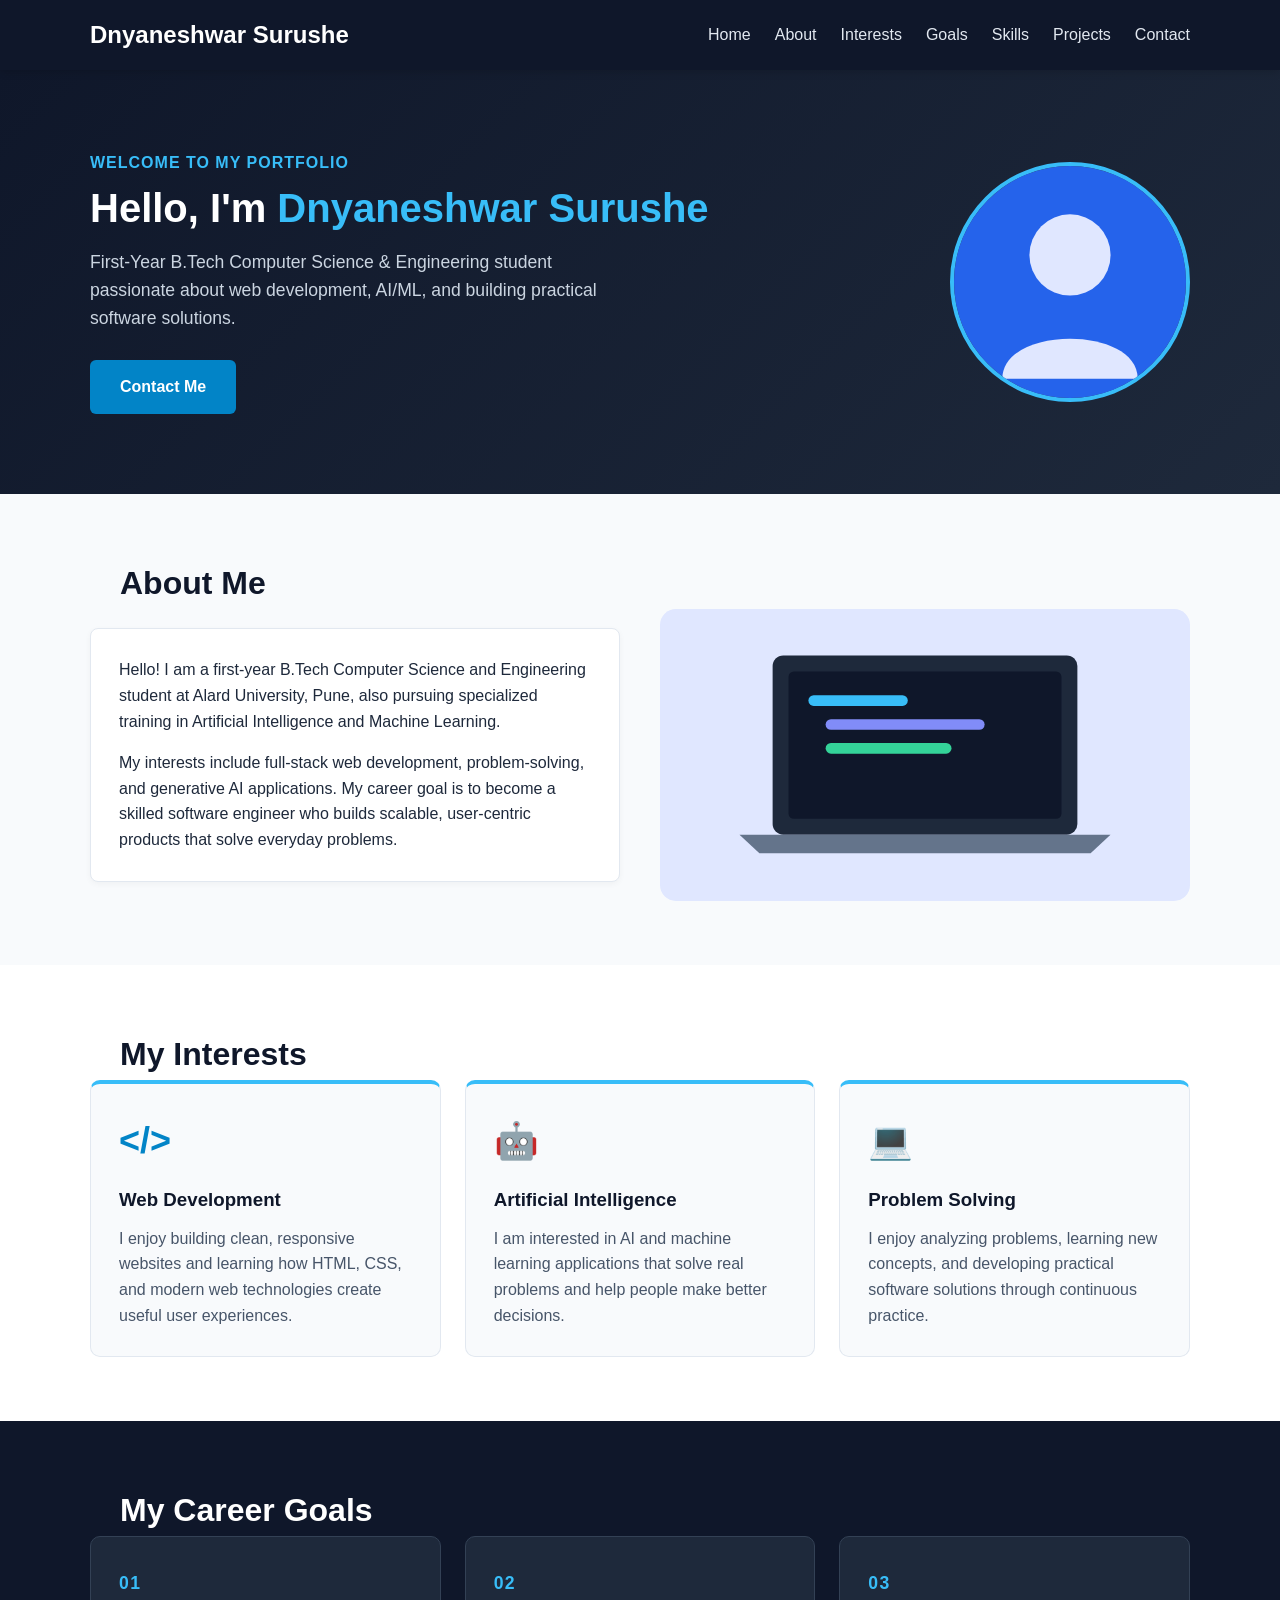
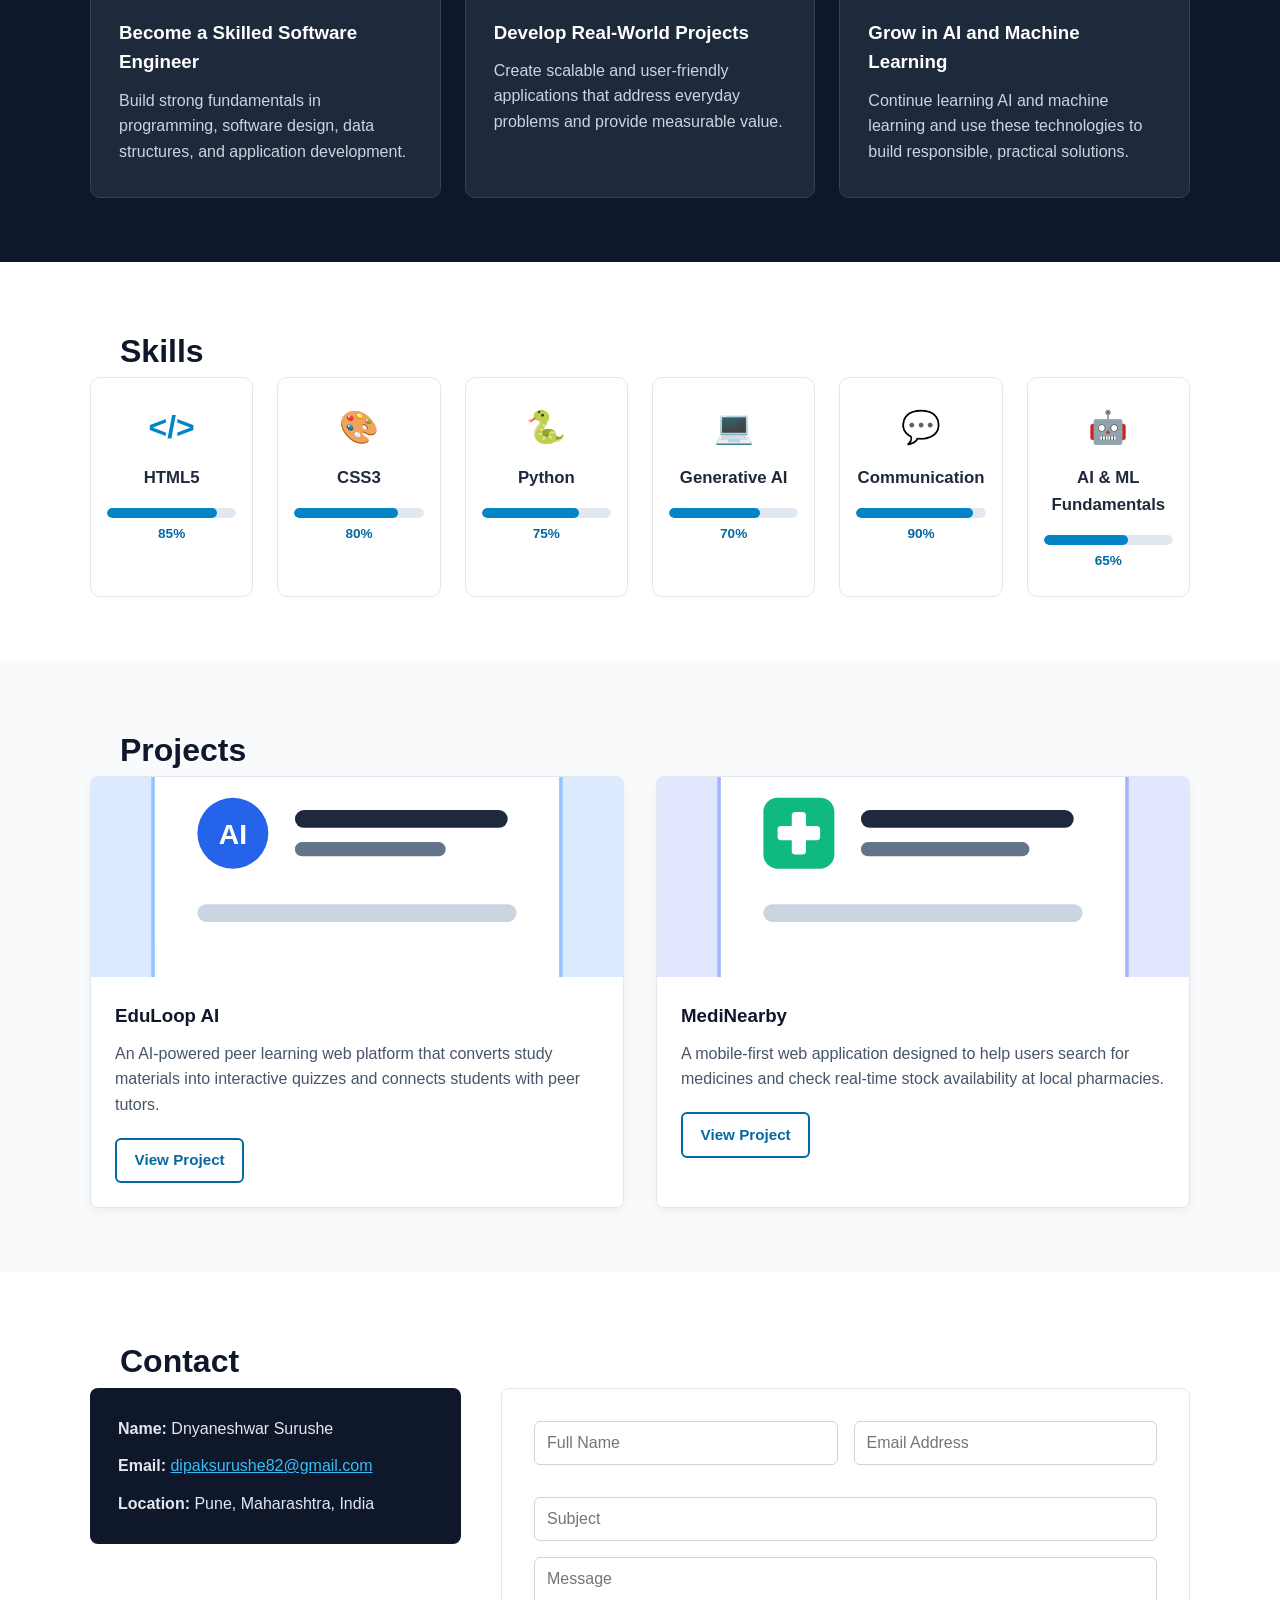
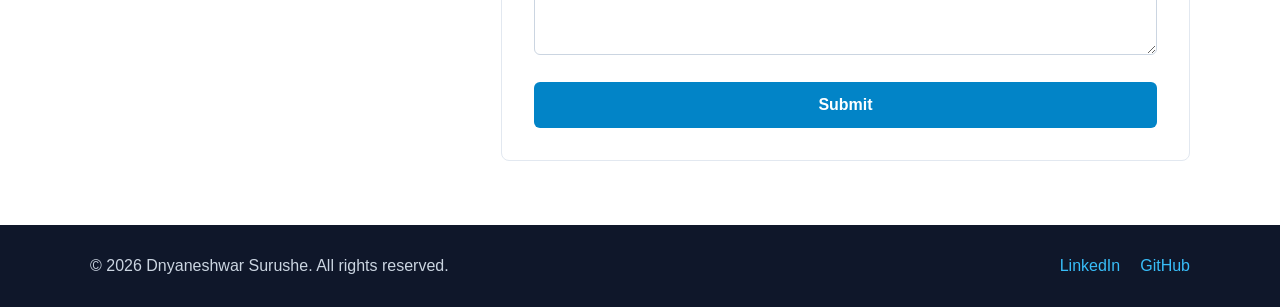
<file: index.html>
<!DOCTYPE html>
<html lang="en">
<head>
  <meta charset="UTF-8" />
  <meta name="viewport" content="width=device-width, initial-scale=1.0" />
  <title>Dnyaneshwar Surushe | Portfolio</title>
  <link rel="stylesheet" href="style.css" />
</head>
<body>
  <header class="navbar">
    <div class="container nav-container">
      <a href="#home" class="logo">Dnyaneshwar Surushe</a>
      <nav aria-label="Main navigation">
        <ul class="nav-links">
          <li><a href="#home">Home</a></li>
          <li><a href="#about">About</a></li>
          <li><a href="#interests">Interests</a></li>
          <li><a href="#goals">Goals</a></li>
          <li><a href="#skills">Skills</a></li>
          <li><a href="#projects">Projects</a></li>
          <li><a href="#contact">Contact</a></li>
        </ul>
      </nav>
    </div>
  </header>

  <section id="home" class="hero">
    <div class="container hero-container">
      <div class="hero-text">
        <p class="welcome-tag">Welcome to My Portfolio</p>
        <h1>Hello, I'm <span>Dnyaneshwar Surushe</span></h1>
        <p>First-Year B.Tech Computer Science & Engineering student passionate about web development, AI/ML, and building practical software solutions.</p>
        <a href="#contact" class="btn btn-primary">Contact Me</a>
      </div>
      <div class="hero-image">
        <img src="assets/assets/profile.svg" alt="Dnyaneshwar Surushe profile illustration" />
      </div>
    </div>
  </section>

  <section id="about" class="section about">
    <div class="container">
      <h2 class="section-title">About Me</h2>
      <div class="about-container">
        <div class="about-text">
          <p>
            Hello! I am a first-year B.Tech Computer Science and Engineering student at Alard University, Pune, also pursuing specialized training in Artificial Intelligence and Machine Learning.
          </p>
          <p>
            My interests include full-stack web development, problem-solving, and generative AI applications. My career goal is to become a skilled software engineer who builds scalable, user-centric products that solve everyday problems.
          </p>
        </div>
        <div class="about-image">
          <img src="assets/assets/about-banner.svg" alt="Coding and development workspace" />
        </div>
      </div>
    </div>
  </section>

  <section id="interests" class="section interests">
    <div class="container">
      <h2 class="section-title">My Interests</h2>
      <div class="interest-grid">
        <article class="interest-card">
          <div class="interest-icon" aria-hidden="true">&#60;/&#62;</div>
          <h3>Web Development</h3>
          <p>I enjoy building clean, responsive websites and learning how HTML, CSS, and modern web technologies create useful user experiences.</p>
        </article>
        <article class="interest-card">
          <div class="interest-icon" aria-hidden="true">&#129302;</div>
          <h3>Artificial Intelligence</h3>
          <p>I am interested in AI and machine learning applications that solve real problems and help people make better decisions.</p>
        </article>
        <article class="interest-card">
          <div class="interest-icon" aria-hidden="true">&#128187;</div>
          <h3>Problem Solving</h3>
          <p>I enjoy analyzing problems, learning new concepts, and developing practical software solutions through continuous practice.</p>
        </article>
      </div>
    </div>
  </section>

  <section id="goals" class="section goals">
    <div class="container">
      <h2 class="section-title">My Career Goals</h2>
      <div class="goal-content">
        <div class="goal-card">
          <span class="goal-number">01</span>
          <h3>Become a Skilled Software Engineer</h3>
          <p>Build strong fundamentals in programming, software design, data structures, and application development.</p>
        </div>
        <div class="goal-card">
          <span class="goal-number">02</span>
          <h3>Develop Real-World Projects</h3>
          <p>Create scalable and user-friendly applications that address everyday problems and provide measurable value.</p>
        </div>
        <div class="goal-card">
          <span class="goal-number">03</span>
          <h3>Grow in AI and Machine Learning</h3>
          <p>Continue learning AI and machine learning and use these technologies to build responsible, practical solutions.</p>
        </div>
      </div>
    </div>
  </section>

  <section id="skills" class="section skills">
    <div class="container">
      <h2 class="section-title">Skills</h2>
      <div class="skills-grid">
        <div class="skill-card">
          <div class="skill-icon">&lt;/&gt;</div>
          <h3>HTML5</h3>
          <progress class="skill-progress" value="85" max="100" aria-label="HTML5 skill level">85%</progress>
          <span class="skill-percent">85%</span>
        </div>
        <div class="skill-card">
          <div class="skill-icon">&#127912;</div>
          <h3>CSS3</h3>
          <progress class="skill-progress" value="80" max="100" aria-label="CSS3 skill level">80%</progress>
          <span class="skill-percent">80%</span>
        </div>
        <div class="skill-card">
          <div class="skill-icon">&#128013;</div>
          <h3>Python</h3>
          <progress class="skill-progress" value="75" max="100" aria-label="Python skill level">75%</progress>
          <span class="skill-percent">75%</span>
        </div>
        <div class="skill-card">
          <div class="skill-icon">&#128187;</div>
          <h3>Generative AI</h3>
          <progress class="skill-progress" value="70" max="100" aria-label="Generative AI skill level">70%</progress>
          <span class="skill-percent">70%</span>
        </div>
        <div class="skill-card">
          <div class="skill-icon">&#128172;</div>
          <h3>Communication</h3>
          <progress class="skill-progress" value="90" max="100" aria-label="Communication skill level">90%</progress>
          <span class="skill-percent">90%</span>
        </div>
        <div class="skill-card">
          <div class="skill-icon">&#129302;</div>
          <h3>AI &amp; ML Fundamentals</h3>
          <progress class="skill-progress" value="65" max="100" aria-label="AI and ML fundamentals skill level">65%</progress>
          <span class="skill-percent">65%</span>
        </div>
      </div>
    </div>
  </section>

  <section id="projects" class="section projects">
    <div class="container">
      <h2 class="section-title">Projects</h2>
      <div class="projects-grid">
        <div class="project-card">
          <img src="assets/assets/project1.svg" alt="EduLoop AI project preview" class="project-img" />
          <div class="project-info">
            <h3>EduLoop AI</h3>
            <p>An AI-powered peer learning web platform that converts study materials into interactive quizzes and connects students with peer tutors.</p>
            <a href="project-details.html#eduloop-details" class="btn btn-outline"  rel="noopener">View Project</a>
          </div>
        </div>

        <div class="project-card">
          <img src="assets/assets/project2.svg" alt="MediNearby project preview" class="project-img" />
          <div class="project-info">
            <h3>MediNearby</h3>
            <p>A mobile-first web application designed to help users search for medicines and check real-time stock availability at local pharmacies.</p>
            <a href="project-details.html#medinearby-details" class="btn btn-outline"  rel="noopener">View Project</a>
          </div>
        </div>
      </div>

    </div>
  </section>

  <section id="contact" class="section contact">
    <div class="container">
      <h2 class="section-title">Contact</h2>
      <div class="contact-container">
        <div class="contact-info">
          <p><strong>Name:</strong> Dnyaneshwar Surushe</p>
          <p><strong>Email:</strong> <a href="mailto:dipaksurushe82@gmail.com">dipaksurushe82@gmail.com</a></p>
          <p><strong>Location:</strong> Pune, Maharashtra, India</p>
        </div>

        <form class="contact-form" action="mailto:dipaksurushe82@gmail.com" method="post" enctype="text/plain">
          <div class="form-row">
            <label class="sr-only" for="fullname">Full Name</label>
            <input id="fullname" type="text" name="fullname" placeholder="Full Name" required />
            <label class="sr-only" for="email">Email Address</label>
            <input id="email" type="email" name="email" placeholder="Email Address" required />
          </div>
          <label class="sr-only" for="subject">Subject</label>
          <input id="subject" type="text" name="subject" placeholder="Subject" required />
          <label class="sr-only" for="message">Message</label>
          <textarea id="message" name="message" rows="4" placeholder="Message" required></textarea>
          <button type="submit" class="btn btn-primary btn-full">Submit</button>
        </form>
      </div>
    </div>
  </section>

  <footer class="footer">
    <div class="container footer-container">
      <p>&copy; 2026 Dnyaneshwar Surushe. All rights reserved.</p>
      <div class="social-links">
        <a href="https://www.linkedin.com/in/dnyaneshwar-surushe/" target="_blank" rel="noopener">LinkedIn</a>
        <a href="https://github.com/dnyaneshwarsurushe" target="_blank" rel="noopener">GitHub</a>
       
      </div>
    </div>
  </footer>
</body>
</html>
</file>
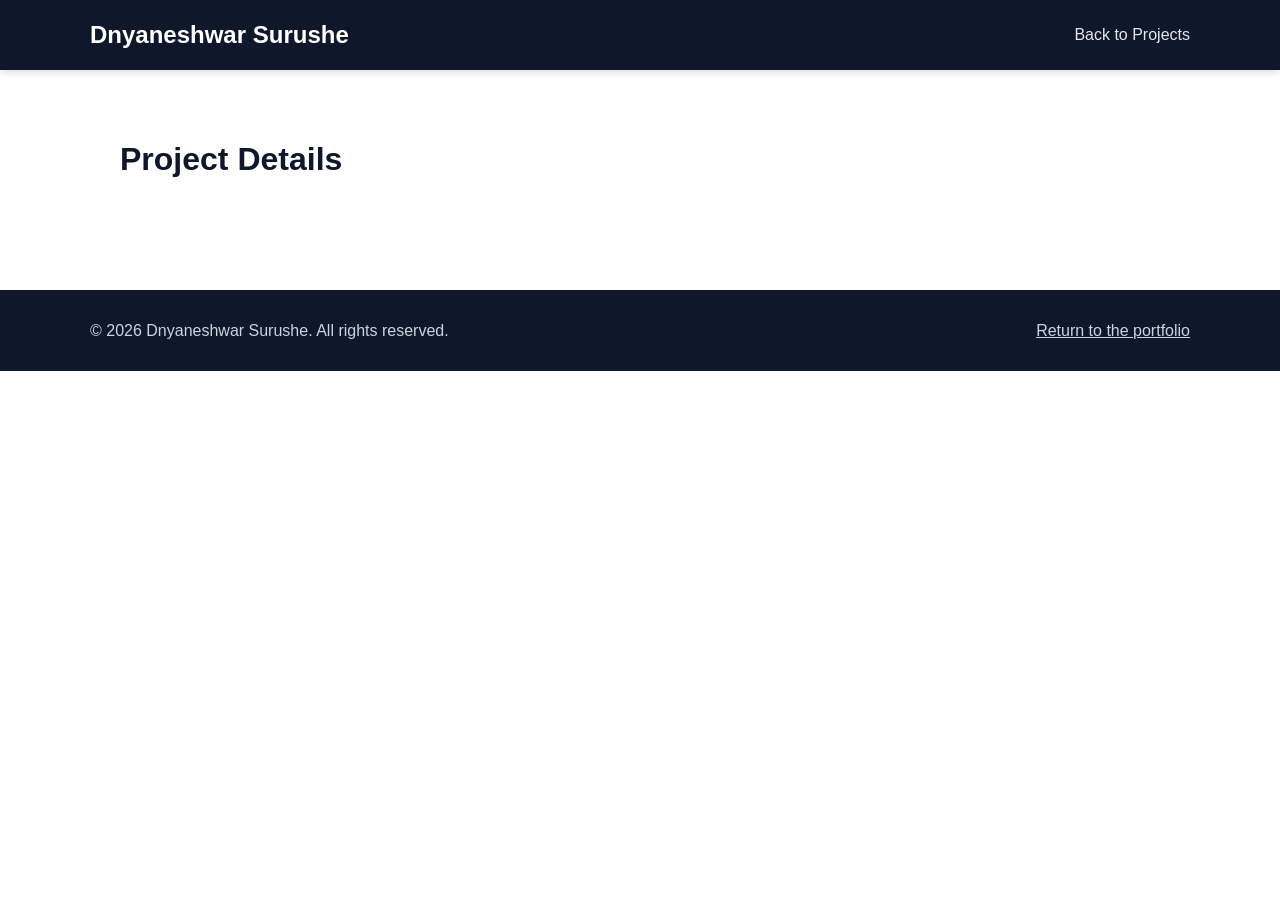
<file: project-details.html>
<!DOCTYPE html>
<html lang="en">
<head>
  <meta charset="UTF-8" />
  <meta name="viewport" content="width=device-width, initial-scale=1.0" />
  <title>Project Details | Dnyaneshwar Surushe</title>
  <link rel="stylesheet" href="style.css" />
</head>
<body>
  <header class="navbar">
    <div class="container nav-container">
      <a href="index.html#home" class="logo">Dnyaneshwar Surushe</a>
      <nav aria-label="Project navigation">
        <ul class="nav-links">
          <li><a href="index.html#projects">Back to Projects</a></li>
        </ul>
      </nav>
    </div>
  </header>

  <main>
    <section class="section project-details-page">
      <div class="container">
        <h1 class="section-title">Project Details</h1>
        <div class="project-details">
          <article id="eduloop-details" class="project-detail-card">
            <div>
              <p class="detail-label">Project 01</p>
              <h2>EduLoop AI</h2>
              <h3>Project Aim</h3>
              <p>Help students learn together by turning study resources into engaging practice and making peer support easier to find.</p>
            </div>
            <div class="detail-list">
              <h3>Planned Features</h3>
              <ul>
                <li>AI-generated interactive quizzes</li>
                <li>Peer tutor discovery</li>
                <li>Study material organization</li>
              </ul>
            </div>
            <div class="detail-list">
              <h3>Built With</h3>
              <ul>
                <li>HTML5 for page structure</li>
                <li>CSS3 with Flexbox and Grid</li>
                <li>Responsive web design</li>
              </ul>
            </div>
          </article>

          <article id="medinearby-details" class="project-detail-card">
            <div>
              <p class="detail-label">Project 02</p>
              <h2>MediNearby</h2>
              <h3>Project Aim</h3>
              <p>Make it easier for people to find nearby pharmacies and check medicine availability before making a trip.</p>
            </div>
            <div class="detail-list">
              <h3>Planned Features</h3>
              <ul>
                <li>Medicine availability search</li>
                <li>Nearby pharmacy locations</li>
                <li>Real-time stock status</li>
              </ul>
            </div>
            <div class="detail-list">
              <h3>Built With</h3>
              <ul>
                <li>HTML5 for page structure</li>
                <li>CSS3 with Flexbox and Grid</li>
                <li>Responsive, mobile-first design</li>
              </ul>
            </div>
          </article>
        </div>
      </div>
    </section>
  </main>

  <footer class="footer">
    <div class="container footer-container">
      <p>&copy; 2026 Dnyaneshwar Surushe. All rights reserved.</p>
      <a href="index.html#projects">Return to the portfolio</a>
    </div>
  </footer>
</body>
</html>
</file>
<file: style.css>
* {
  margin: 0;
  padding: 0;
  box-sizing: border-box;
}

html {
  scroll-behavior: smooth;
  scroll-padding-top: 80px;
}

body {
  font-family: "Segoe UI", Tahoma, Geneva, Verdana, sans-serif;
  line-height: 1.6;
  color: #1e293b;
  background: #ffffff;
  overflow-x: hidden;
}

img {
  max-width: 100%;
  display: block;
}

a {
  color: inherit;
}

.container {
  width: 90%;
  max-width: 1100px;
  margin: 0 auto;
}

.sr-only {
  position: absolute;
  width: 1px;
  height: 1px;
  padding: 0;
  margin: -1px;
  overflow: hidden;
  clip: rect(0, 0, 0, 0);
  white-space: nowrap;
  border: 0;
}

.navbar {
  background-color: #0f172a;
  color: #ffffff;
  position: sticky;
  top: 0;
  z-index: 1000;
  padding: 1rem 0;
  box-shadow: 0 2px 8px rgba(0, 0, 0, 0.15);
}

.nav-container {
  display: flex;
  justify-content: space-between;
  align-items: center;
  flex-wrap: wrap;
  gap: 1rem;
}

.logo {
  font-size: 1.5rem;
  font-weight: 700;
  color: #ffffff;
  text-decoration: none;
}

.nav-links {
  list-style: none;
  display: flex;
  gap: 1.5rem;
  flex-wrap: wrap;
}

.nav-links a {
  color: #e2e8f0;
  text-decoration: none;
  font-weight: 500;
  transition: color 0.3s ease;
}

.nav-links a:hover {
  color: #38bdf8;
}

.hero {
  background: linear-gradient(135deg, #0f172a 0%, #1e293b 100%);
  color: #ffffff;
  padding: 5rem 0;
}

.hero-container {
  display: flex;
  align-items: center;
  justify-content: space-between;
  gap: 2.5rem;
}

.hero-text {
  flex: 1;
}

.welcome-tag {
  color: #38bdf8;
  font-weight: 600;
  text-transform: uppercase;
  letter-spacing: 1px;
  margin-bottom: 0.5rem;
}

.hero-text h1 {
  font-size: 2.5rem;
  margin-bottom: 1rem;
  line-height: 1.2;
}

.hero-text h1 span {
  color: #38bdf8;
}

.hero-text > p:not(.welcome-tag) {
  color: #cbd5e1;
  font-size: 1.1rem;
  margin-bottom: 1.75rem;
  max-width: 550px;
}

.hero-image {
  flex-shrink: 0;
}

.hero-image img {
  width: 240px;
  height: 240px;
  object-fit: cover;
  border-radius: 50%;
  border: 4px solid #38bdf8;
  background-color: #334155;
}

.btn {
  display: inline-block;
  padding: 0.75rem 1.75rem;
  border-radius: 6px;
  text-decoration: none;
  font-weight: 600;
  cursor: pointer;
  border: 2px solid transparent;
  transition: background-color 0.3s ease, color 0.3s ease, transform 0.2s ease;
}

.btn-primary {
  background-color: #0284c7;
  color: #ffffff;
}

.btn-primary:hover {
  background-color: #0369a1;
  transform: translateY(-2px);
}

.section {
  padding: 4rem 0;
}

.section-title {
  text-align: left;
  font-size: 2rem;
  margin-bottom: 2.5rem;
  color: #0f172a;
  padding-left: 30px;
  margin:auto;
}

.about {
  background: #f8fafc;
}

.about-container {
  display: grid;
  grid-template-columns: repeat(auto-fit, minmax(280px, 1fr));
  align-items: center;
  gap: 2.5rem;
}

.about-text {
  background: #ffffff;
  padding: 1.75rem;
  border-radius: 8px;
  border: 1px solid #e2e8f0;
  box-shadow: 0 2px 6px rgba(0, 0, 0, 0.04);
}

.about-text p + p {
  margin-top: 1rem;
}

.about-image img {
  width: 100%;
  max-height: 330px;
  border-radius: 10px;
  object-fit: cover;
}

.interests {
  background: #ffffff;
}

.interest-grid {
  display: grid;
  grid-template-columns: repeat(auto-fit, minmax(220px, 1fr));
  gap: 1.5rem;
}

.interest-card {
  min-height: 230px;
  padding: 1.75rem;
  background: #f8fafc;
  border: 1px solid #e2e8f0;
  border-top: 4px solid #38bdf8;
  border-radius: 10px;
  transition: transform 0.3s ease, box-shadow 0.3s ease;
}

.interest-card:hover,
.goal-card:hover {
  transform: translateY(-5px);
  box-shadow: 0 10px 22px rgba(15, 23, 42, 0.1);
}

.interest-icon {
  color: #0284c7;
  font-size: 2.25rem;
  font-weight: 700;
  margin-bottom: 1rem;
}

.interest-card h3,
.goal-card h3 {
  margin-bottom: 0.65rem;
  color: #0f172a;
}

.interest-card p,
.goal-card p {
  color: #475569;
}

.goals {
  background: #0f172a;
  color: #ffffff;
}

.goals .section-title {
  color: #ffffff;
}

.goal-content {
  display: grid;
  grid-template-columns: repeat(auto-fit, minmax(220px, 1fr));
  gap: 1.5rem;
}

.goal-card {
  position: relative;
  min-height: 220px;
  padding: 2rem 1.75rem;
  background: #1e293b;
  border: 1px solid #334155;
  border-radius: 10px;
  transition: transform 0.3s ease, box-shadow 0.3s ease;
}

.goal-card h3 {
  color: #ffffff;
  margin-top: 1.25rem;
}

.goal-card p {
  color: #cbd5e1;
}

.goal-number {
  color: #38bdf8;
  font-size: 1.1rem;
  font-weight: 700;
  letter-spacing: 0.08em;
}

.skills-grid {
  display: grid;
  grid-template-columns: repeat(auto-fit, minmax(160px, 1fr));
  gap: 1.5rem;
}

.skill-card {
  background: #ffffff;
  min-height: 150px;
  padding: 1.5rem 1rem;
  border-radius: 10px;
  border: 1px solid #e2e8f0;
  text-align: center;
  transition: transform 0.3s ease, border-color 0.3s ease, box-shadow 0.3s ease;
}

.skill-card:hover {
  transform: translateY(-5px);
  border-color: #38bdf8;
  box-shadow: 0 8px 18px rgba(15, 23, 42, 0.08);
}

.skill-icon {
  color: #0284c7;
  font-size: 2rem;
  font-weight: 700;
  margin-bottom: 0.75rem;
}

.skill-card h3 {
  font-size: 1.05rem;
}

.skill-progress {
  width: 100%;
  height: 10px;
  margin-top: 1rem;
  border: none;
  border-radius: 999px;
  overflow: hidden;
  appearance: none;
}

.skill-progress::-webkit-progress-bar {
  background: #e2e8f0;
  border-radius: 999px;
}

.skill-progress::-webkit-progress-value {
  background: #0284c7;
  border-radius: 999px;
}

.skill-progress::-moz-progress-bar {
  background: #0284c7;
  border-radius: 999px;
}

.skill-percent {
  display: block;
  margin-top: 0.35rem;
  color: #0369a1;
  font-size: 0.85rem;
  font-weight: 700;
}

.projects {
  background: #f8fafc;
}

.projects-grid {
  display: grid;
  grid-template-columns: repeat(auto-fit, minmax(300px, 1fr));
  gap: 2rem;
}

.project-card {
  background: #ffffff;
  border-radius: 8px;
  overflow: hidden;
  border: 1px solid #e2e8f0;
  box-shadow: 0 4px 10px rgba(0, 0, 0, 0.05);
  transition: transform 0.3s ease, box-shadow 0.3s ease;
}

.project-card:hover {
  transform: translateY(-5px);
  box-shadow: 0 8px 18px rgba(0, 0, 0, 0.1);
}

.project-card img {
  width: 100%;
  height: 200px;
  object-fit: cover;
  background-color: #e2e8f0;
}

.project-info {
  padding: 1.5rem;
}

.project-info h3 {
  margin-bottom: 0.6rem;
  color: #0f172a;
}

.project-info p {
  color: #475569;
  margin-bottom: 1.25rem;
}

.btn-outline {
  color: #0369a1;
  border-color: #0369a1;
  background: transparent;
  padding: 0.55rem 1.1rem;
  font-size: 0.95rem;
}

.btn-outline:hover {
  background: #0369a1;
  color: #ffffff;
  transform: translateY(-2px);
}

.project-details {
  display: grid;
  gap: 1.5rem;
  margin-top: 2.5rem;
}

.project-detail-card {
  display: none;
  grid-template-columns: 1.5fr 1fr 1fr;
  gap: 1.5rem;
  align-items: start;
  padding: 1.75rem;
  background: #ffffff;
  border: 1px solid #dbe4ef;
  border-radius: 10px;
  scroll-margin-top: 100px;
  box-shadow: 0 4px 12px rgba(15, 23, 42, 0.05);
}

.project-detail-card:target {
  display: grid;
}

.project-detail-card h2 {
  margin-bottom: 0.6rem;
  color: #0f172a;
  font-size: 1.35rem;
}

.project-detail-card > div:first-child h3 {
  margin-bottom: 0.4rem;
  color: #0f172a;
}

.project-detail-card p {
  color: #475569;
}

.detail-label {
  color: #0369a1;
  font-size: 0.85rem;
  font-weight: 700;
  text-transform: uppercase;
  letter-spacing: 0.08em;
  margin-bottom: 0.35rem;
}

.detail-list h3 {
  font-size: 1rem;
  margin-bottom: 0.55rem;
  color: #0f172a;
}

.detail-list ul {
  padding-left: 1.15rem;
  color: #475569;
}

.detail-list li + li {
  margin-top: 0.35rem;
}

.contact-container {
  display: grid;
  grid-template-columns: minmax(220px, 0.7fr) minmax(300px, 1.3fr);
  gap: 2.5rem;
  align-items: start;
}

.contact-info {
  background: #0f172a;
  color: #e2e8f0;
  border-radius: 8px;
  padding: 1.75rem;
}

.contact-info p + p {
  margin-top: 0.75rem;
}

.contact-info a {
  color: #38bdf8;
}

.contact-form {
  background: #ffffff;
  padding: 2rem;
  border-radius: 8px;
  border: 1px solid #e2e8f0;
}

.form-row {
  display: grid;
  grid-template-columns: 1fr 1fr;
  gap: 1rem;
  margin-bottom: 1rem;
}

.contact-form input,
.contact-form textarea {
  width: 100%;
  margin-bottom: 1rem;
  padding: 0.75rem;
  border: 1px solid #cbd5e1;
  border-radius: 6px;
  font-family: inherit;
  font-size: 1rem;
}

.contact-form textarea {
  resize: vertical;
  margin-bottom: 1.25rem;
}

.contact-form input:focus,
.contact-form textarea:focus {
  outline: none;
  border-color: #0284c7;
  box-shadow: 0 0 0 3px rgba(2, 132, 199, 0.12);
}

.btn-full {
  width: 100%;
  font-size: 1rem;
}


.footer {
  background-color: #0f172a;
  color: #cbd5e1;
  padding: 1.75rem 0;
}

.footer-container {
  display: flex;
  justify-content: space-between;
  align-items: center;
  flex-wrap: wrap;
  gap: 1rem;
}

.social-links {
  display: flex;
  gap: 1.25rem;
}

.social-links a {
  color: #38bdf8;
  text-decoration: none;
  font-weight: 500;
  transition: color 0.3s ease;
}

.social-links a:hover {
  color: #ffffff;
}

@media (max-width: 768px) {
  .nav-container {
    flex-direction: column;
    text-align: center;
  }

  .nav-links {
    justify-content: center;
    gap: 0.75rem 1rem;
  }

  .logo {
    font-size: 1.25rem;
  }

  .hero-container {
    flex-direction: column-reverse;
    text-align: center;
  }

  .hero {
    padding: 3.5rem 0;
  }

  .hero-text h1 {
    font-size: 2rem;
  }

  .hero-text > p:not(.welcome-tag) {
    margin-left: auto;
    margin-right: auto;
  }

  .hero-image img {
    width: 180px;
    height: 180px;
  }

  .section {
    padding: 3rem 0;
  }

  .contact-container {
    grid-template-columns: 1fr;
  }

  .project-detail-card {
    grid-template-columns: 1fr;
  }

  .form-row {
    grid-template-columns: 1fr;
  }

  .footer-container {
    flex-direction: column;
    text-align: center;
  }
}

@media (max-width: 420px) {
  .container {
    width: calc(100% - 2rem);
  }

  .nav-links {
    font-size: 0.9rem;
  }

  .projects-grid,
  .skills-grid {
    grid-template-columns: 1fr;
  }

  .hero-text h1 {
    font-size: 1.75rem;
  }
}
.skill-progress{
  display: flex;
  flex-direction: row;
  justify-content: flex-end;
}
</file>
